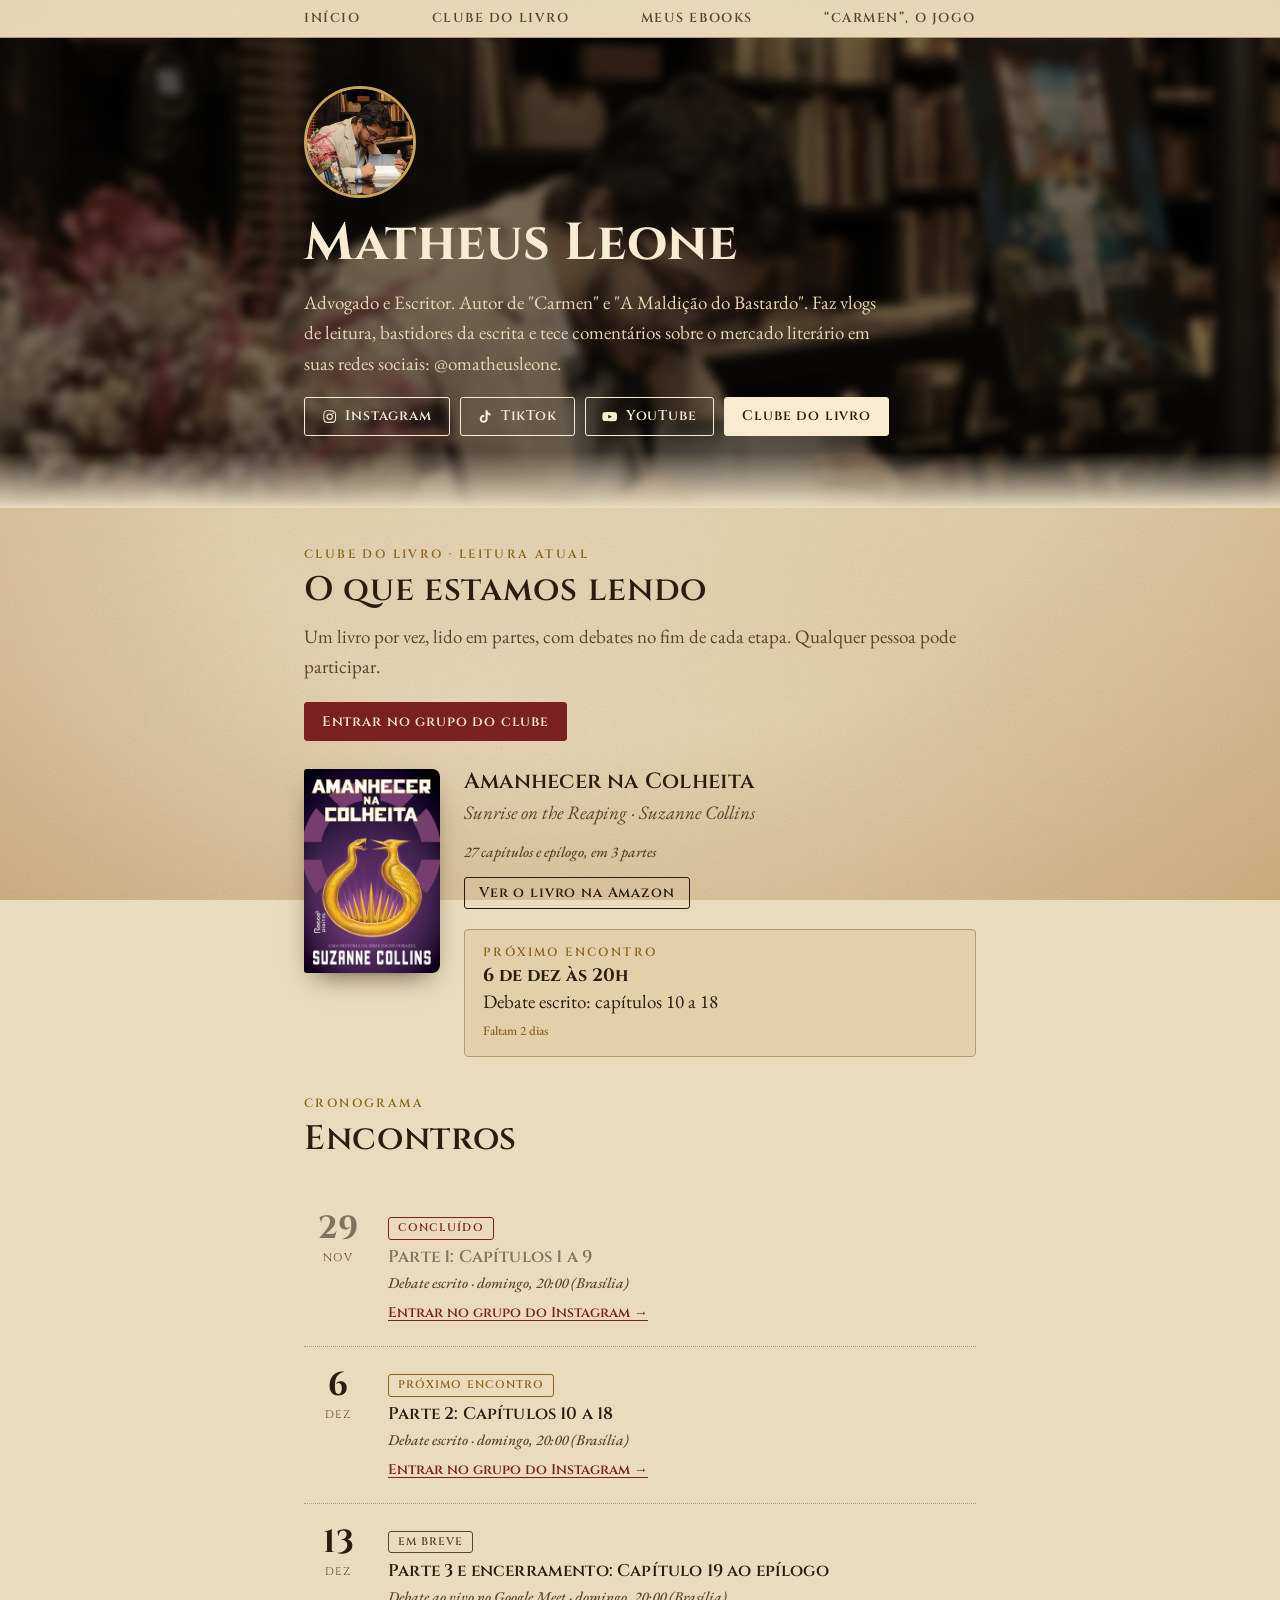
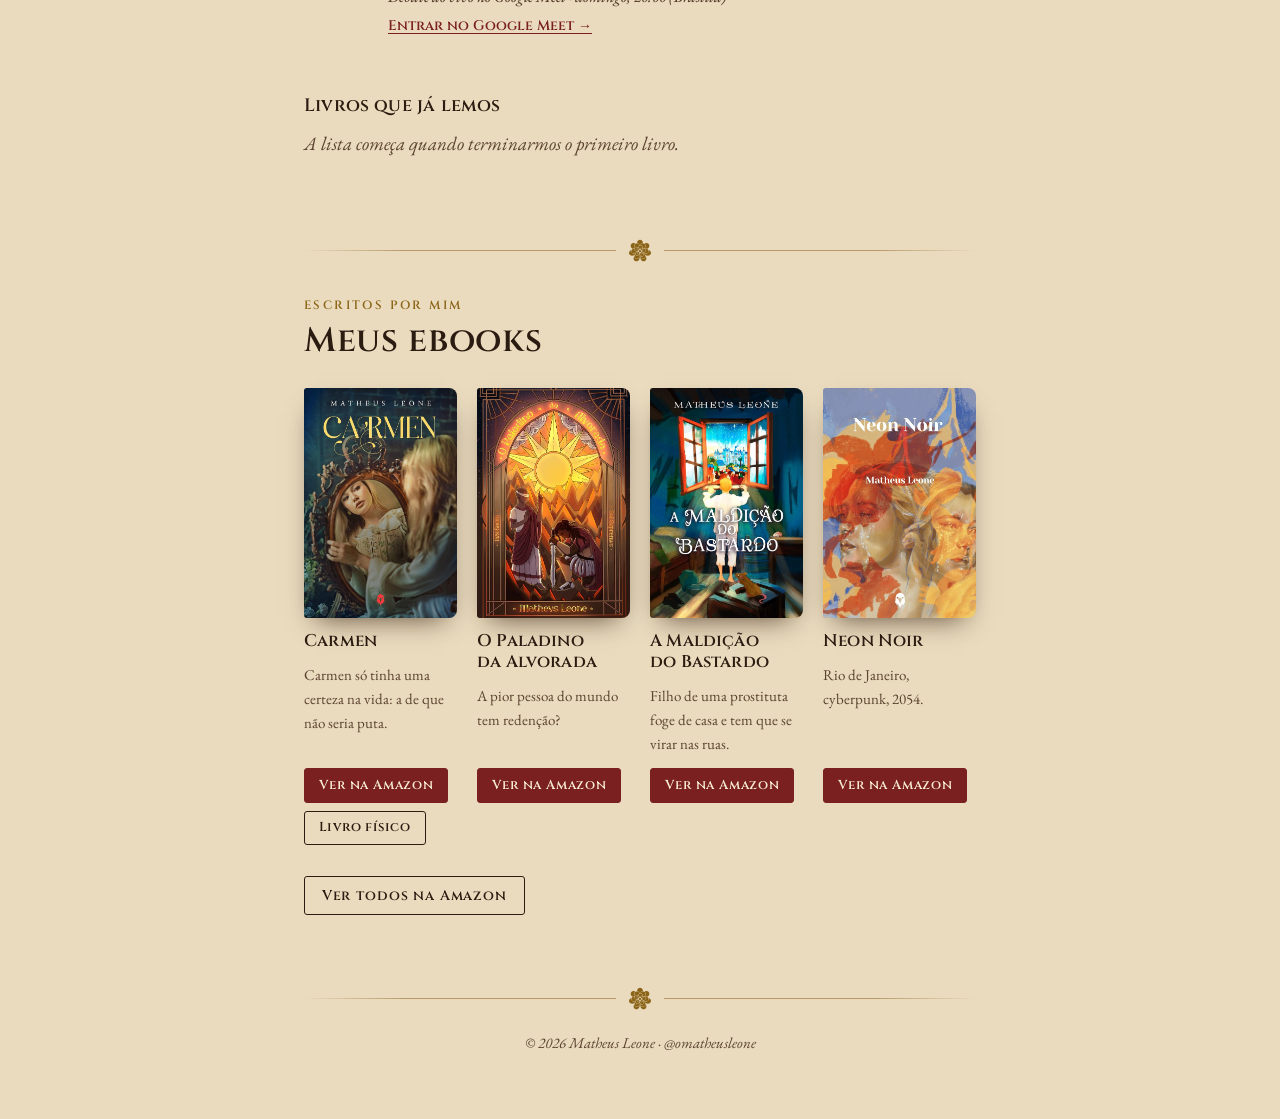
<file: index.html>
<!doctype html>
<html lang="pt-BR">
<head>
<meta charset="utf-8">
<meta name="viewport" content="width=device-width, initial-scale=1, viewport-fit=cover">
<title>Matheus Leone</title>
<meta name="description" content="Clube do livro, ebooks e links do Matheus Leone (@omatheusleone).">
<link rel="preconnect" href="https://fonts.googleapis.com">
<link rel="preconnect" href="https://fonts.gstatic.com" crossorigin>
<link rel="stylesheet" href="https://fonts.googleapis.com/css2?family=Cinzel:wght@500;600;700&family=EB+Garamond:ital,wght@0,400;0,500;0,600;1,400&display=swap">
<link rel="stylesheet" href="estilo.css">
</head>
<body>
<!--CONTEUDO-->
<div class="pergaminho" aria-hidden="true"></div>
<nav class="nav" aria-label="Seções">
  <ul>
    <li class="nav-inicio"><a href="#inicio">Início</a></li>
    <li><a href="#clube">Clube do livro</a></li>
    <li><a href="#ebooks-secao"><span class="so-pc">Meus </span>ebooks</a></li>
    <li><a href="#contato">Contato</a></li>
    <li><a href="carmen/">“Carmen”, o jogo</a></li>
  </ul>
</nav>

<header class="topo" id="inicio">
  <div class="topo-fundo" id="topo-fundo"></div>
  <div class="topo-conteudo">
    <div id="avatar"></div>
    <h1 id="nome"></h1>
    <p class="bio" id="bio"></p>
    <div class="redes" id="redes"></div>
  </div>
</header>

<main class="pagina">
  <section class="secao" id="clube">
    <p class="rotulo">Clube do livro · leitura atual</p>
    <h2>O que estamos lendo</h2>
    <p class="intro" id="clube-intro"></p>
    <div class="livro" id="livro"></div>

    <p class="rotulo" style="margin-top:2.5rem">Cronograma</p>
    <h2>Encontros</h2>
    <ol class="cronograma" id="cronograma"></ol>

    <div class="lidos">
      <h3>Livros que já lemos</h3>
      <div id="lidos"></div>
    </div>
  </section>

  <section class="secao" id="ebooks-secao">
    <p class="rotulo">Escritos por mim</p>
    <h2>Meus ebooks</h2>
    <div class="ebooks" id="ebooks"></div>
    <div class="cta-amazon" id="amazon"></div>
    <div class="ilustracoes" id="ilustracoes" hidden></div>
  </section>

  <section class="secao" id="contato">
    <p class="rotulo">Fale comigo</p>
    <h2>Contato</h2>
    <div class="contato" id="contato-conteudo"></div>
  </section>

  <footer>© <span id="ano"></span> Matheus Leone · @omatheusleone</footer>
</main>
<!--/CONTEUDO-->
<script src="metricas.js"></script>
<script src="dados.js"></script>
<script src="app.js"></script>
</body>
</html>
</file>
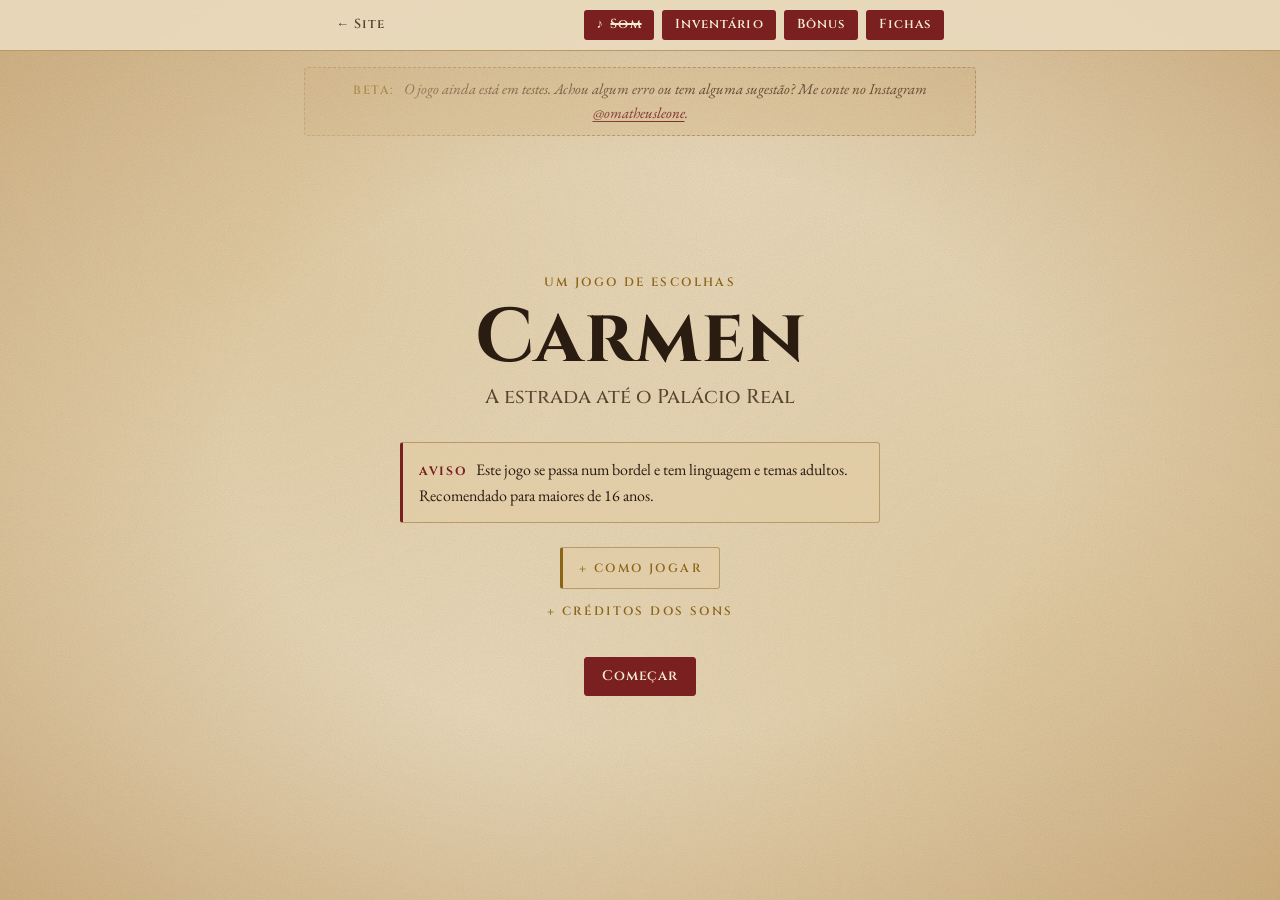
<file: carmen/index.html>
<!doctype html>
<html lang="pt-BR">
<head>
<meta charset="utf-8">
<meta name="viewport" content="width=device-width, initial-scale=1, viewport-fit=cover">
<title>Carmen · O jogo</title>
<meta name="description" content="Um jogo de escolhas baseado no livro Carmen, de Matheus Leone. Leve Carmen até o Palácio Real e ganhe desconto no livro.">
<link rel="preconnect" href="https://fonts.googleapis.com">
<link rel="preconnect" href="https://fonts.gstatic.com" crossorigin>
<link rel="stylesheet" href="https://fonts.googleapis.com/css2?family=Cinzel:wght@500;600;700&family=EB+Garamond:ital,wght@0,400;0,500;0,600;1,400&display=swap">
<link rel="stylesheet" href="../estilo.css">
<link rel="stylesheet" href="jogo.css">
<style>
  .beta { width: calc(100% - 2rem); max-width: 42rem; margin: 1rem auto 0; box-sizing: border-box; padding: .6rem 1rem; border: 1px dashed var(--linha); border-radius: 4px; text-align: center; font-style: italic; font-size: .9375rem; color: var(--tinta-suave); background: color-mix(in srgb, var(--papel-2) 70%, transparent); }
  .beta strong { font: 600 .75rem/1 var(--display); letter-spacing: .12em; text-transform: uppercase; font-style: normal; color: var(--acento); margin-right: .4rem; }
  .outra-versao { display: none; } /* versão completa ainda não publicada */
</style>
</head>
<body class="jogo">
<div class="pergaminho" aria-hidden="true"></div>
<header class="barra">
  <div class="barra-dentro">
    <a class="voltar" href="../" aria-label="Voltar ao site">← <span class="voltar-txt">Site</span></a>
    <span class="rotulo-arco" id="rotulo-arco" aria-live="polite"></span>
    <button class="botao-fichas" id="botao-bolsa" type="button" hidden>Inventário</button>
    <button class="botao-fichas" id="botao-bonus" type="button" hidden>Bônus</button>
    <button class="botao-fichas" id="botao-fichas" type="button">Fichas</button>
  </div>
</header>

<p class="beta" role="note"><strong>Beta:</strong> O jogo ainda está em testes. Achou algum erro ou tem alguma sugestão? Me conte no Instagram <a href="https://instagram.com/omatheusleone">@omatheusleone</a>.</p>

<main class="palco" id="palco"></main>

<dialog class="painel" id="painel-fichas" aria-labelledby="titulo-fichas">
  <div class="painel-dentro">
    <div class="painel-topo">
      <h2 id="titulo-fichas">Fichas</h2>
      <button class="botao" id="fechar-fichas" type="button">Fechar</button>
    </div>
    <p class="painel-dica">Novos personagens ganham ficha quando cruzam o caminho de Carmen. Leia com atenção: as pistas estão aqui.</p>
    <ul class="lista-fichas" id="lista-fichas"></ul>
  </div>
</dialog>

<dialog class="painel" id="painel-bolsa" aria-labelledby="titulo-bolsa">
  <div class="painel-dentro">
    <div class="painel-topo">
      <h2 id="titulo-bolsa">Inventário</h2>
      <button class="botao" id="fechar-bolsa" type="button">Fechar</button>
    </div>
    <p class="painel-dica">O que Carmen leva consigo. Alguns itens abrem escolhas extras mais adiante; elas aparecem marcadas com “Do inventário”.</p>
    <ul class="lista-atributos" id="lista-dinheiro"></ul>
    <ul class="lista-fichas" id="lista-bolsa"></ul>
  </div>
</dialog>

<dialog class="painel" id="painel-bonus" aria-labelledby="titulo-bonus">
  <div class="painel-dentro">
    <div class="painel-topo">
      <h2 id="titulo-bonus">Bônus</h2>
      <button class="botao" id="fechar-bonus" type="button">Fechar</button>
    </div>
    <p class="painel-dica">Algumas escolhas dão pontos de bônus. Com pontos suficientes, aparecem falas extras, marcadas com o atributo.</p>
    <ul class="lista-atributos" id="lista-atributos"></ul>
  </div>
</dialog>

<script src="../metricas.js"></script>
<script src="cenas.js"></script>
<script src="codigo.js"></script>
<script src="jogo.js"></script>
</body>
</html>
</file>
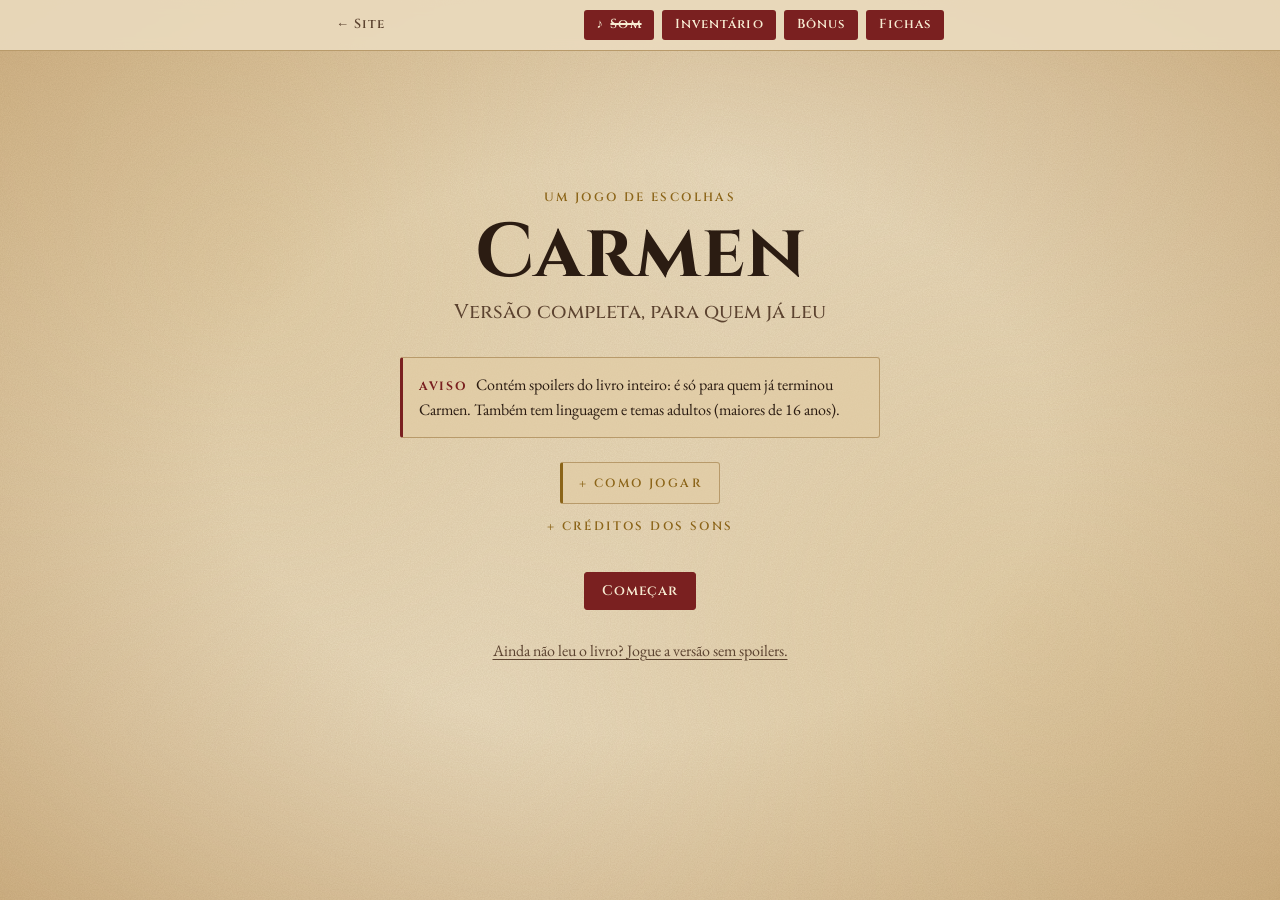
<file: carmen/completo.html>
<!doctype html>
<html lang="pt-BR">
<head>
<meta charset="utf-8">
<meta name="viewport" content="width=device-width, initial-scale=1, viewport-fit=cover">
<title>Carmen · Versão completa</title>
<meta name="description" content="Versão completa (com spoilers) do jogo de escolhas do livro Carmen, de Matheus Leone, para quem já terminou o livro.">
<link rel="preconnect" href="https://fonts.googleapis.com">
<link rel="preconnect" href="https://fonts.gstatic.com" crossorigin>
<link rel="stylesheet" href="https://fonts.googleapis.com/css2?family=Cinzel:wght@500;600;700&family=EB+Garamond:ital,wght@0,400;0,500;0,600;1,400&display=swap">
<link rel="stylesheet" href="../estilo.css">
<link rel="stylesheet" href="jogo.css">
</head>
<body class="jogo">
<div class="pergaminho" aria-hidden="true"></div>
<header class="barra">
  <div class="barra-dentro">
    <a class="voltar" href="../" aria-label="Voltar ao site">← <span class="voltar-txt">Site</span></a>
    <span class="rotulo-arco" id="rotulo-arco" aria-live="polite"></span>
    <button class="botao-fichas" id="botao-bolsa" type="button" hidden>Inventário</button>
    <button class="botao-fichas" id="botao-bonus" type="button" hidden>Bônus</button>
    <button class="botao-fichas" id="botao-fichas" type="button">Fichas</button>
  </div>
</header>

<main class="palco" id="palco"></main>

<dialog class="painel" id="painel-fichas" aria-labelledby="titulo-fichas">
  <div class="painel-dentro">
    <div class="painel-topo">
      <h2 id="titulo-fichas">Fichas</h2>
      <button class="botao" id="fechar-fichas" type="button">Fechar</button>
    </div>
    <p class="painel-dica">Novos personagens ganham ficha quando cruzam o caminho de Carmen. Leia com atenção: as pistas estão aqui.</p>
    <ul class="lista-fichas" id="lista-fichas"></ul>
  </div>
</dialog>

<dialog class="painel" id="painel-bolsa" aria-labelledby="titulo-bolsa">
  <div class="painel-dentro">
    <div class="painel-topo">
      <h2 id="titulo-bolsa">Inventário</h2>
      <button class="botao" id="fechar-bolsa" type="button">Fechar</button>
    </div>
    <p class="painel-dica">O que Carmen leva consigo. Alguns itens abrem escolhas extras mais adiante; elas aparecem marcadas com “Do inventário”.</p>
    <ul class="lista-atributos" id="lista-dinheiro"></ul>
    <ul class="lista-fichas" id="lista-bolsa"></ul>
  </div>
</dialog>

<dialog class="painel" id="painel-bonus" aria-labelledby="titulo-bonus">
  <div class="painel-dentro">
    <div class="painel-topo">
      <h2 id="titulo-bonus">Bônus</h2>
      <button class="botao" id="fechar-bonus" type="button">Fechar</button>
    </div>
    <p class="painel-dica">Algumas escolhas dão pontos de bônus. Com pontos suficientes, aparecem falas extras, marcadas com o atributo.</p>
    <ul class="lista-atributos" id="lista-atributos"></ul>
  </div>
</dialog>

<script src="cenas-completo.js"></script>
<script src="codigo.js"></script>
<script src="jogo.js"></script>
</body>
</html>
</file>
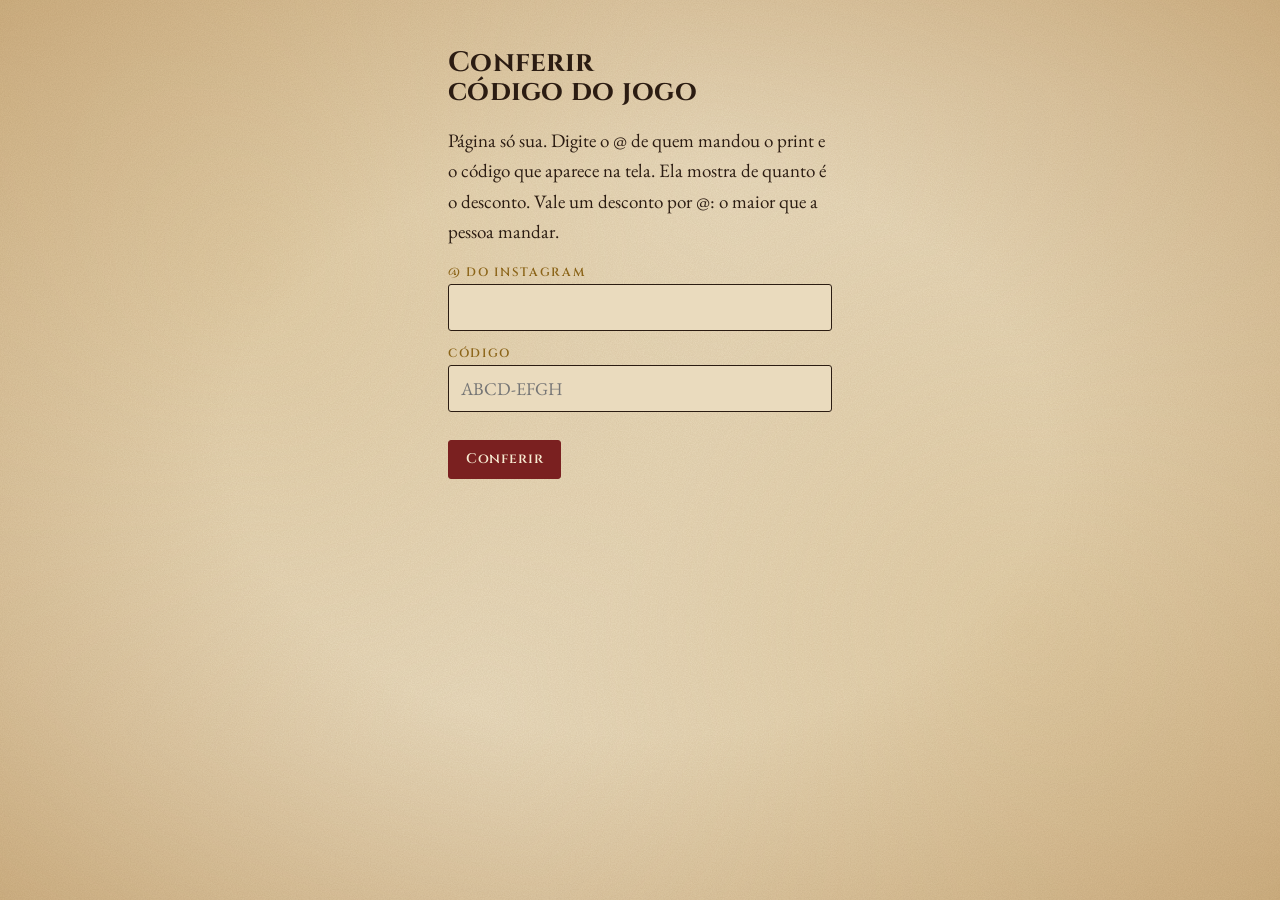
<file: carmen/conferir.html>
<!doctype html>
<html lang="pt-BR">
<head>
<meta charset="utf-8">
<meta name="viewport" content="width=device-width, initial-scale=1">
<meta name="robots" content="noindex, nofollow">
<title>Conferir código</title>
<link rel="stylesheet" href="https://fonts.googleapis.com/css2?family=Cinzel:wght@600;700&family=EB+Garamond:ital,wght@0,400;0,600;1,400&display=swap">
<link rel="stylesheet" href="../estilo.css">
<link rel="stylesheet" href="jogo.css">
<style>
  .caixa { max-width: 26rem; margin: 0 auto; padding: 3rem 16px; position: relative; z-index: 1; }
  .caixa h1 { font-size: 1.75rem; margin-bottom: .5rem; }
  .campo { display: grid; gap: .35rem; margin-top: 1rem; }
  .campo label { font: 600 .75rem/1 var(--display); letter-spacing: .14em; text-transform: uppercase; color: var(--acento); }
  .campo input { font: 400 1.125rem/1 var(--texto); padding: .7rem .75rem; border: 1.5px solid var(--tinta); border-radius: 3px; background: var(--papel); color: var(--tinta); }
  .veredito { margin-top: 1.5rem; padding: 1rem; border-radius: 4px; border: 2px solid; font: 600 1.125rem/1.4 var(--display); text-align: center; }
  .ok { border-color: #3D6B2F; color: #3D6B2F; }
  .nao { border-color: var(--verde); color: var(--verde); }
</style>
</head>
<body>
<div class="pergaminho" aria-hidden="true"></div>
<main class="caixa">
  <h1>Conferir código do jogo</h1>
  <p>Página só sua. Digite o @ de quem mandou o print e o código que aparece na tela. Ela mostra de quanto é o desconto. Vale um desconto por @: o maior que a pessoa mandar.</p>
  <form id="f">
    <div class="campo"><label for="a">@ do Instagram</label><input id="a" autocapitalize="none" spellcheck="false" required></div>
    <div class="campo"><label for="c">Código</label><input id="c" autocapitalize="characters" spellcheck="false" required placeholder="ABCD-EFGH"></div>
    <div class="acoes"><button class="botao principal" type="submit">Conferir</button></div>
  </form>
  <div id="r" aria-live="polite"></div>
</main>
<script src="codigo.js"></script>
<script>
document.getElementById("f").addEventListener("submit", function (e) {
  e.preventDefault();
  var a = document.getElementById("a").value, c = document.getElementById("c").value.trim().toUpperCase().replace(/\s/g, "");
  if (c.length === 8) c = c.slice(0, 4) + "-" + c.slice(4);
  var v = CODIGO.valido(a) ? CODIGO.valorDe(a, c) : 0;
  var ok = v > 0;
  document.getElementById("r").innerHTML = ok
    ? '<div class="veredito ok">Código válido para @' + CODIGO.normalizar(a) + '<br>Desconto de R$ ' + v + '</div>'
    : '<div class="veredito nao">Não confere. O código de @' + CODIGO.normalizar(a).replace(/[<>&"]/g, "") + ' seria outro.</div>';
});
</script>
</body>
</html>
</file>
<file: estilo.css>
/* Layout: coluna única como uma página de manuscrito; tema de época (pergaminho, tinta sépia, vermelho-sangue e ouro velho). */
:root {
  --papel: #EADBBE;
  --papel-2: #E1CCA4;
  --papel-borda: #B98F55;
  --tinta: #2B1C12;
  --tinta-suave: #5C4330;
  --linha: #B89A6A;
  --verde: #7A2020;          /* cor principal: vermelho-sangue */
  --verde-texto: #F7EBD2;
  --acento: #8B6418;         /* ouro velho */
  --capa-fundo: #3A2418;
  --capa-texto: #F2E1BC;
  --topo-texto: #F7EBD2;
  --topo-suave: #E6D5B3;
  --topo-escuro: #2B1C12;
  --grao: .18;
  --display: "Cinzel", "Trajan Pro", Georgia, serif;
  --texto: "EB Garamond", Garamond, Georgia, "Times New Roman", serif;
  --mono: "EB Garamond", Garamond, Georgia, serif;
  color-scheme: light;
}
@media (prefers-color-scheme: dark) {
  :root:not([data-theme="light"]) {
    --papel: #1D150F; --papel-2: #2A1F16; --papel-borda: #0E0907; --tinta: #EADBBE; --tinta-suave: #C2AA86;
    --linha: #5A4632; --verde: #D9A85B; --verde-texto: #1D150F; --acento: #D9A85B;
    --capa-fundo: #3A2418; --capa-texto: #F2E1BC; --grao: .28; color-scheme: dark;
  }
}
:root[data-theme="dark"] {
  --papel: #1D150F; --papel-2: #2A1F16; --papel-borda: #0E0907; --tinta: #EADBBE; --tinta-suave: #C2AA86;
  --linha: #5A4632; --verde: #D9A85B; --verde-texto: #1D150F; --acento: #D9A85B;
  --capa-fundo: #3A2418; --capa-texto: #F2E1BC; --grao: .28; color-scheme: dark;
}

* { box-sizing: border-box; }
html { scroll-behavior: smooth; }
@media (prefers-reduced-motion: reduce) { html { scroll-behavior: auto; } }
body {
  margin: 0;
  background: var(--papel);
  color: var(--tinta);
  font: 400 1.0625rem/1.65 var(--texto);
}
a { color: var(--verde); text-underline-offset: 3px; }
a:focus-visible, button:focus-visible, summary:focus-visible { outline: 2px solid var(--acento); outline-offset: 3px; border-radius: 4px; }
img { max-width: 100%; }

.pagina {
  max-width: 44rem;
  margin: 0 auto;
  padding-left: max(16px, env(safe-area-inset-left, 0px));
  padding-right: max(16px, env(safe-area-inset-right, 0px));
  padding-block: 0 4rem;
}

/* Navegação */
.nav {
  position: sticky; top: env(safe-area-inset-top, 0px); z-index: 5;
  background: var(--papel);
  border-bottom: 1px solid var(--linha);
}
body::before { content: ""; position: fixed; inset: 0 0 auto; height: env(safe-area-inset-top, 0px); z-index: 10; background: var(--papel); }
.nav ul {
  list-style: none; margin: 0 auto; max-width: 44rem;
  display: flex; justify-content: space-between; gap: 1.25rem; overflow-x: auto;
  padding-left: max(16px, env(safe-area-inset-left, 0px));
  padding-right: max(16px, env(safe-area-inset-right, 0px));
  padding-block: .75rem;
  font: 600 .8125rem/1 var(--display); letter-spacing: .06em; text-transform: uppercase;
}
.nav a { color: var(--tinta-suave); text-decoration: none; white-space: nowrap; }
.nav a:hover { color: var(--tinta); }

/* Início: faixa com foto de fundo escurecida (mesma nos dois temas) */
.topo { position: relative; overflow: hidden; background: var(--capa-fundo); color: var(--topo-texto); }
.topo-fundo {
  position: absolute; inset: -24px; background-size: cover; background-position: center 35%;
  filter: blur(5px) brightness(.42) saturate(1.1);
}
.topo-conteudo {
  position: relative; max-width: 44rem; margin: 0 auto; display: grid; gap: 1.1rem;
  padding-left: max(16px, env(safe-area-inset-left, 0px));
  padding-right: max(16px, env(safe-area-inset-right, 0px));
  padding-block: 3rem 2.75rem;
}
.avatar {
  width: 7rem; height: 7rem; border-radius: 50%; object-fit: cover;
  display: grid; place-items: center; border: 3px solid var(--topo-texto);
  background: var(--capa-fundo); color: var(--capa-texto);
  font: 700 1.75rem/1 var(--display);
  box-shadow: 0 8px 24px -10px rgba(0,0,0,.7);
}
.topo .bio { color: var(--topo-suave); }
.topo .botao { color: var(--topo-texto); border-color: var(--topo-texto); }
.topo .botao:hover { background: rgba(255,255,255,.12); }
.topo .botao.principal { background: var(--topo-texto); border-color: var(--topo-texto); color: var(--topo-escuro); }
.topo .botao.principal:hover { filter: none; background: #FFFFFF; }
.pagina > section.secao:first-child { border-top: 0; }

h1, h2, h3 { font-family: var(--display); text-wrap: balance; margin: 0; }
h1 { font-size: clamp(2.25rem, 7vw, 3.25rem); line-height: 1.02; letter-spacing: -.02em; font-weight: 800; }
.bio { margin: 0; max-width: 36rem; color: var(--tinta-suave); }
.redes { display: flex; flex-wrap: wrap; gap: .625rem; }
.botao {
  display: inline-flex; align-items: center; gap: .5rem;
  padding: .625rem 1rem; border-radius: 999px;
  font: 600 .9375rem/1 var(--display); text-decoration: none;
  border: 1.5px solid var(--tinta); color: var(--tinta); background: transparent;
}
.botao:hover { background: var(--papel-2); }
.botao.principal { background: var(--verde); border-color: var(--verde); color: var(--verde-texto); }
.botao.principal:hover { filter: brightness(1.08); }
.botao svg { width: 1.1em; height: 1.1em; fill: currentColor; }

/* Seções */
section.secao { padding-block: 2.5rem; border-top: 1px solid var(--linha); scroll-margin-top: 3.5rem; }
.rotulo { font: 500 .75rem/1 var(--mono); letter-spacing: .12em; text-transform: uppercase; color: var(--acento); margin: 0 0 .75rem; }
h2 { font-size: clamp(1.625rem, 4.5vw, 2.125rem); line-height: 1.1; letter-spacing: -.01em; font-weight: 700; }
.secao > p.intro { color: var(--tinta-suave); margin: .75rem 0 0; }

.cta-grupo { margin: 1.25rem 0 0; }

/* Livro atual */
.livro { display: grid; grid-template-columns: 8.5rem 1fr; gap: 1.5rem; align-items: start; margin-top: 1.75rem; }
.livro > div { min-width: 0; }
.capa {
  aspect-ratio: 2 / 3; width: 100%; max-width: 100%; border-radius: 3px 8px 8px 3px;
  background: var(--capa-fundo); color: var(--capa-texto);
  box-shadow: inset 6px 0 0 rgba(0,0,0,.18), 0 10px 24px -14px rgba(0,0,0,.6);
  display: flex; flex-direction: column; justify-content: space-between;
  padding: .875rem .75rem; overflow: hidden;
}
.capa-link { display: block; border-radius: 3px 8px 8px 3px; transition: transform .2s ease; }
.capa-link:hover { transform: translateY(-3px) rotate(-1deg); }
@media (prefers-reduced-motion: reduce) { .capa-link, .capa-link:hover { transition: none; transform: none; } }
.ebook .capa-link { max-width: 10rem; }
img.capa { object-fit: cover; padding: 0; }
.capa .t { font: 800 1.05rem/1.05 var(--display); text-wrap: balance; overflow-wrap: anywhere; hyphens: auto; }
.capa .a { font: 500 .625rem/1.2 var(--mono); letter-spacing: .1em; text-transform: uppercase; opacity: .8; }
.livro h3 { font-size: 1.5rem; line-height: 1.15; }
.livro .orig { color: var(--tinta-suave); font-style: italic; margin: .25rem 0 0; }
.livro .comprar { margin: .875rem 0 0; }
.livro .comprar .botao { padding: .5rem .875rem; font-size: .875rem; }
.livro .meta { font: 500 .8125rem/1.4 var(--mono); color: var(--tinta-suave); margin: .75rem 0 0; }

.proximo {
  margin-top: 1.25rem; padding: 1rem 1.125rem; border-radius: 10px;
  background: var(--papel-2); border: 1px solid var(--linha);
}
.proximo .quando { font: 700 1.125rem/1.3 var(--display); }
.proximo .falta { font: 500 .8125rem/1.4 var(--mono); color: var(--acento); margin-top: .25rem; }

/* Cronograma */
.cronograma { list-style: none; margin: 2rem 0 0; padding: 0; display: grid; gap: 0; }
.encontro { display: grid; grid-template-columns: 4.25rem 1fr; gap: 1rem; padding-block: 1.25rem; border-top: 1px dashed var(--linha); }
.encontro:first-child { border-top: 0; }
.encontro > div { min-width: 0; }
.dia { text-align: center; font-family: var(--mono); line-height: 1; padding-top: .2rem; }
.dia b { display: block; font: 700 2rem/1 var(--display); }
.dia span { font-size: .75rem; letter-spacing: .1em; text-transform: uppercase; color: var(--tinta-suave); }
.encontro h3 { font-size: 1.1875rem; line-height: 1.25; }
.encontro .detalhe { font: 500 .8125rem/1.5 var(--mono); color: var(--tinta-suave); margin: .3rem 0 0; }
.selo { display: inline-block; margin-bottom: .4rem; padding: .2rem .55rem; border-radius: 999px; font: 600 .6875rem/1.3 var(--mono); letter-spacing: .08em; text-transform: uppercase; border: 1px solid currentColor; }
.selo.proximo-selo { color: var(--acento); }
.selo.breve { color: var(--tinta-suave); }
.selo.feito { color: var(--verde); }
.encontro.passado h3, .encontro.passado .dia b { opacity: .55; }

details { margin-top: .75rem; }
summary { cursor: pointer; font: 600 .9375rem/1.4 var(--display); color: var(--verde); list-style: none; }
summary::-webkit-details-marker { display: none; }
summary::before { content: "+ "; font-family: var(--mono); }
details[open] summary::before { content: "− "; }
details ol { margin: .75rem 0 0; padding-left: 1.25rem; display: grid; gap: .5rem; }
details li::marker { font-family: var(--mono); color: var(--acento); }
.link-encontro { display: inline-block; margin-top: .5rem; font: 600 .875rem/1.4 var(--display); }

/* Lidos */
.lidos { margin-top: 2rem; }
.lidos h3 { font-size: 1.125rem; }
.lidos ul { list-style: none; margin: .75rem 0 0; padding: 0; }
.lidos li { display: flex; flex-wrap: wrap; justify-content: space-between; gap: .25rem 1rem; padding-block: .6rem; border-bottom: 1px solid var(--linha); }
.lidos li span { font: 500 .8125rem/1.6 var(--mono); color: var(--tinta-suave); }
.vazio { color: var(--tinta-suave); font-style: italic; margin: .5rem 0 0; }

/* Ebooks */
.ebooks { display: grid; grid-template-columns: repeat(auto-fill, minmax(min(100%, 9rem), 1fr)); gap: 1.75rem 1.25rem; margin-top: 1.75rem; }
.ebook { display: grid; gap: .75rem; align-content: start; }
.ebook .capa { max-width: 10rem; }
.ebook h3 { font-size: 1.0625rem; line-height: 1.25; }
.ebook p { margin: 0; font-size: .9375rem; color: var(--tinta-suave); }
.ebook .botao { justify-self: start; }
.cta-amazon { margin-top: 1.5rem; }

/* Contato */
.contato { display: grid; gap: .75rem; margin-top: 1.25rem; }
.contato code { font: 500 1rem/1.4 var(--mono); user-select: all; word-break: break-all; }

footer { padding-block: 2rem 0; border-top: 1px solid var(--linha); font: 500 .75rem/1.6 var(--mono); color: var(--tinta-suave); }

@media (max-width: 30rem) {
  .livro { grid-template-columns: 6.5rem 1fr; gap: 1rem; }
  .livro h3 { font-size: 1.25rem; }
  .livro .capa .t { font-size: .8125rem; }
  .encontro { grid-template-columns: 3.25rem 1fr; gap: .75rem; }
  .dia b { font-size: 1.625rem; }
}

/* ===== Tema de época: pergaminho na página inteira ===== */
body { background-color: var(--papel); font-size: 1.1875rem; line-height: 1.6; }
.pergaminho {
  position: fixed; inset: 0; pointer-events: none; z-index: 0;
  background-image:
    radial-gradient(ellipse at center, transparent 45%, color-mix(in srgb, var(--papel-borda) 55%, transparent) 100%),
    radial-gradient(circle at 20% 30%, color-mix(in srgb, var(--papel-2) 80%, transparent) 0, transparent 40%),
    radial-gradient(circle at 80% 70%, color-mix(in srgb, var(--papel-2) 80%, transparent) 0, transparent 45%);
}
body::after {
  content: ""; position: fixed; inset: 0; pointer-events: none; z-index: 0; opacity: var(--grao); mix-blend-mode: multiply;
  background-image: url("data:image/svg+xml,%3Csvg xmlns='http://www.w3.org/2000/svg' width='240' height='240'%3E%3Cfilter id='n'%3E%3CfeTurbulence type='fractalNoise' baseFrequency='.85' numOctaves='3' stitchTiles='stitch'/%3E%3CfeColorMatrix values='0 0 0 0 .35 0 0 0 0 .25 0 0 0 0 .12 0 0 0 .9 0'/%3E%3C/filter%3E%3Crect width='100%25' height='100%25' filter='url(%23n)'/%3E%3C/svg%3E");
}
.nav, .topo, .pagina { position: relative; z-index: 1; }
.nav { position: sticky; z-index: 5; background: color-mix(in srgb, var(--papel) 88%, transparent); backdrop-filter: blur(6px); -webkit-backdrop-filter: blur(6px); }
.nav ul { font-family: var(--display); font-weight: 600; letter-spacing: .12em; }
body::before { background: var(--papel); }

/* Banner: foto em sépia que se dissolve no pergaminho */
.topo-fundo { filter: blur(5px) brightness(.45) sepia(.55) saturate(1.1); }
.topo::after { content: ""; position: absolute; inset: auto 0 0; height: 3.5rem; background: linear-gradient(to bottom, transparent, var(--papel)); pointer-events: none; }
.topo-conteudo { padding-block: 3rem 4.5rem; }
.avatar { border-color: #C9A35A; }

h1 { font-weight: 700; letter-spacing: .01em; line-height: 1.05; }
h2 { font-weight: 600; letter-spacing: .02em; }
h3 { font-weight: 600; letter-spacing: .01em; }
.livro h3 { font-size: 1.375rem; }
.encontro h3 { font-size: 1.0625rem; }
.rotulo { font: 600 .75rem/1 var(--display); letter-spacing: .2em; }
.botao { border-radius: 3px; font: 600 .875rem/1 var(--display); letter-spacing: .06em; padding: .7rem 1.05rem; }
.topo .botao.principal:hover { background: #FFF6E2; }

/* Divisor ornamental entre seções: camélia */
:root { --ornamento: url("data:image/svg+xml,%3Csvg xmlns='http://www.w3.org/2000/svg' viewBox='23.5 3.5 33 33' stroke-linejoin='round'%3E%3Cpath d='M40.00 20.00 C33.37 8.96 36.05 5.12 40.00 4.60 C43.95 5.12 46.63 8.96 40.00 20.00 Z' fill='%238B6418' stroke='%23EADBBE' stroke-width='1' paint-order='stroke'/%3E%3Cpath d='M40.00 20.00 C44.50 7.93 49.17 7.63 52.04 10.40 C54.10 13.81 52.77 18.30 40.00 20.00 Z' fill='%238B6418' stroke='%23EADBBE' stroke-width='1' paint-order='stroke'/%3E%3Cpath d='M40.00 20.00 C52.24 15.99 55.39 19.46 55.01 23.43 C53.63 27.17 49.29 28.92 40.00 20.00 Z' fill='%238B6418' stroke='%23EADBBE' stroke-width='1' paint-order='stroke'/%3E%3Cpath d='M40.00 20.00 C50.77 27.07 50.02 31.69 46.68 33.87 C42.89 35.13 38.81 32.83 40.00 20.00 Z' fill='%238B6418' stroke='%23EADBBE' stroke-width='1' paint-order='stroke'/%3E%3Cpath d='M40.00 20.00 C41.19 32.83 37.11 35.13 33.32 33.87 C29.98 31.69 29.23 27.07 40.00 20.00 Z' fill='%238B6418' stroke='%23EADBBE' stroke-width='1' paint-order='stroke'/%3E%3Cpath d='M40.00 20.00 C30.71 28.92 26.37 27.17 24.99 23.43 C24.61 19.46 27.76 15.99 40.00 20.00 Z' fill='%238B6418' stroke='%23EADBBE' stroke-width='1' paint-order='stroke'/%3E%3Cpath d='M40.00 20.00 C27.23 18.30 25.90 13.81 27.96 10.40 C30.83 7.63 35.50 7.93 40.00 20.00 Z' fill='%238B6418' stroke='%23EADBBE' stroke-width='1' paint-order='stroke'/%3E%3Cpath d='M40.00 20.00 C39.31 10.36 42.72 8.78 45.77 10.00 C48.36 12.03 48.69 15.78 40.00 20.00 Z' fill='%238B6418' stroke='%23EADBBE' stroke-width='1' paint-order='stroke'/%3E%3Cpath d='M40.00 20.00 C48.00 14.58 51.08 16.75 51.55 20.00 C51.08 23.25 48.00 25.42 40.00 20.00 Z' fill='%238B6418' stroke='%23EADBBE' stroke-width='1' paint-order='stroke'/%3E%3Cpath d='M40.00 20.00 C48.69 24.22 48.36 27.97 45.77 30.00 C42.72 31.22 39.31 29.64 40.00 20.00 Z' fill='%238B6418' stroke='%23EADBBE' stroke-width='1' paint-order='stroke'/%3E%3Cpath d='M40.00 20.00 C40.69 29.64 37.28 31.22 34.23 30.00 C31.64 27.97 31.31 24.22 40.00 20.00 Z' fill='%238B6418' stroke='%23EADBBE' stroke-width='1' paint-order='stroke'/%3E%3Cpath d='M40.00 20.00 C32.00 25.42 28.92 23.25 28.45 20.00 C28.92 16.75 32.00 14.58 40.00 20.00 Z' fill='%238B6418' stroke='%23EADBBE' stroke-width='1' paint-order='stroke'/%3E%3Cpath d='M40.00 20.00 C31.31 15.78 31.64 12.03 34.22 10.00 C37.28 8.78 40.69 10.36 40.00 20.00 Z' fill='%238B6418' stroke='%23EADBBE' stroke-width='1' paint-order='stroke'/%3E%3Cpath d='M40.00 20.00 C36.71 14.47 38.58 12.43 41.07 12.37 C43.45 13.12 44.69 15.59 40.00 20.00 Z' fill='%238B6418' stroke='%23EADBBE' stroke-width='1' paint-order='stroke'/%3E%3Cpath d='M40.00 20.00 C44.25 15.16 46.76 16.31 47.58 18.66 C47.61 21.15 45.65 23.10 40.00 20.00 Z' fill='%238B6418' stroke='%23EADBBE' stroke-width='1' paint-order='stroke'/%3E%3Cpath d='M40.00 20.00 C45.92 22.54 45.59 25.29 43.61 26.80 C41.26 27.60 38.80 26.33 40.00 20.00 Z' fill='%238B6418' stroke='%23EADBBE' stroke-width='1' paint-order='stroke'/%3E%3Cpath d='M40.00 20.00 C39.41 26.41 36.70 26.96 34.65 25.54 C33.16 23.54 33.61 20.81 40.00 20.00 Z' fill='%238B6418' stroke='%23EADBBE' stroke-width='1' paint-order='stroke'/%3E%3Cpath d='M40.00 20.00 C33.72 21.42 32.36 19.01 33.08 16.62 C34.52 14.59 37.25 14.18 40.00 20.00 Z' fill='%238B6418' stroke='%23EADBBE' stroke-width='1' paint-order='stroke'/%3E%3Cpath d='M40.00 20.00 C39.90 16.14 41.78 15.74 43.27 16.73 C44.26 18.22 43.86 20.10 40.00 20.00 Z' fill='%238B6418' stroke='%23EADBBE' stroke-width='1' paint-order='stroke'/%3E%3Cpath d='M40.00 20.00 C43.86 19.90 44.26 21.78 43.27 23.27 C41.78 24.26 39.90 23.86 40.00 20.00 Z' fill='%238B6418' stroke='%23EADBBE' stroke-width='1' paint-order='stroke'/%3E%3Cpath d='M40.00 20.00 C40.10 23.86 38.22 24.26 36.73 23.27 C35.74 21.78 36.14 19.90 40.00 20.00 Z' fill='%238B6418' stroke='%23EADBBE' stroke-width='1' paint-order='stroke'/%3E%3Cpath d='M40.00 20.00 C36.14 20.10 35.74 18.22 36.73 16.73 C38.22 15.74 40.10 16.14 40.00 20.00 Z' fill='%238B6418' stroke='%23EADBBE' stroke-width='1' paint-order='stroke'/%3E%3Ccircle cx='40' cy='20' r='2.2' fill='%238B6418' stroke='%23EADBBE' stroke-width='1'/%3E%3C/svg%3E"); }
@media (prefers-color-scheme: dark) { :root:not([data-theme="light"]) { --ornamento: url("data:image/svg+xml,%3Csvg xmlns='http://www.w3.org/2000/svg' viewBox='23.5 3.5 33 33' stroke-linejoin='round'%3E%3Cpath d='M40.00 20.00 C33.37 8.96 36.05 5.12 40.00 4.60 C43.95 5.12 46.63 8.96 40.00 20.00 Z' fill='%23D9A85B' stroke='%231D150F' stroke-width='1' paint-order='stroke'/%3E%3Cpath d='M40.00 20.00 C44.50 7.93 49.17 7.63 52.04 10.40 C54.10 13.81 52.77 18.30 40.00 20.00 Z' fill='%23D9A85B' stroke='%231D150F' stroke-width='1' paint-order='stroke'/%3E%3Cpath d='M40.00 20.00 C52.24 15.99 55.39 19.46 55.01 23.43 C53.63 27.17 49.29 28.92 40.00 20.00 Z' fill='%23D9A85B' stroke='%231D150F' stroke-width='1' paint-order='stroke'/%3E%3Cpath d='M40.00 20.00 C50.77 27.07 50.02 31.69 46.68 33.87 C42.89 35.13 38.81 32.83 40.00 20.00 Z' fill='%23D9A85B' stroke='%231D150F' stroke-width='1' paint-order='stroke'/%3E%3Cpath d='M40.00 20.00 C41.19 32.83 37.11 35.13 33.32 33.87 C29.98 31.69 29.23 27.07 40.00 20.00 Z' fill='%23D9A85B' stroke='%231D150F' stroke-width='1' paint-order='stroke'/%3E%3Cpath d='M40.00 20.00 C30.71 28.92 26.37 27.17 24.99 23.43 C24.61 19.46 27.76 15.99 40.00 20.00 Z' fill='%23D9A85B' stroke='%231D150F' stroke-width='1' paint-order='stroke'/%3E%3Cpath d='M40.00 20.00 C27.23 18.30 25.90 13.81 27.96 10.40 C30.83 7.63 35.50 7.93 40.00 20.00 Z' fill='%23D9A85B' stroke='%231D150F' stroke-width='1' paint-order='stroke'/%3E%3Cpath d='M40.00 20.00 C39.31 10.36 42.72 8.78 45.77 10.00 C48.36 12.03 48.69 15.78 40.00 20.00 Z' fill='%23D9A85B' stroke='%231D150F' stroke-width='1' paint-order='stroke'/%3E%3Cpath d='M40.00 20.00 C48.00 14.58 51.08 16.75 51.55 20.00 C51.08 23.25 48.00 25.42 40.00 20.00 Z' fill='%23D9A85B' stroke='%231D150F' stroke-width='1' paint-order='stroke'/%3E%3Cpath d='M40.00 20.00 C48.69 24.22 48.36 27.97 45.77 30.00 C42.72 31.22 39.31 29.64 40.00 20.00 Z' fill='%23D9A85B' stroke='%231D150F' stroke-width='1' paint-order='stroke'/%3E%3Cpath d='M40.00 20.00 C40.69 29.64 37.28 31.22 34.23 30.00 C31.64 27.97 31.31 24.22 40.00 20.00 Z' fill='%23D9A85B' stroke='%231D150F' stroke-width='1' paint-order='stroke'/%3E%3Cpath d='M40.00 20.00 C32.00 25.42 28.92 23.25 28.45 20.00 C28.92 16.75 32.00 14.58 40.00 20.00 Z' fill='%23D9A85B' stroke='%231D150F' stroke-width='1' paint-order='stroke'/%3E%3Cpath d='M40.00 20.00 C31.31 15.78 31.64 12.03 34.22 10.00 C37.28 8.78 40.69 10.36 40.00 20.00 Z' fill='%23D9A85B' stroke='%231D150F' stroke-width='1' paint-order='stroke'/%3E%3Cpath d='M40.00 20.00 C36.71 14.47 38.58 12.43 41.07 12.37 C43.45 13.12 44.69 15.59 40.00 20.00 Z' fill='%23D9A85B' stroke='%231D150F' stroke-width='1' paint-order='stroke'/%3E%3Cpath d='M40.00 20.00 C44.25 15.16 46.76 16.31 47.58 18.66 C47.61 21.15 45.65 23.10 40.00 20.00 Z' fill='%23D9A85B' stroke='%231D150F' stroke-width='1' paint-order='stroke'/%3E%3Cpath d='M40.00 20.00 C45.92 22.54 45.59 25.29 43.61 26.80 C41.26 27.60 38.80 26.33 40.00 20.00 Z' fill='%23D9A85B' stroke='%231D150F' stroke-width='1' paint-order='stroke'/%3E%3Cpath d='M40.00 20.00 C39.41 26.41 36.70 26.96 34.65 25.54 C33.16 23.54 33.61 20.81 40.00 20.00 Z' fill='%23D9A85B' stroke='%231D150F' stroke-width='1' paint-order='stroke'/%3E%3Cpath d='M40.00 20.00 C33.72 21.42 32.36 19.01 33.08 16.62 C34.52 14.59 37.25 14.18 40.00 20.00 Z' fill='%23D9A85B' stroke='%231D150F' stroke-width='1' paint-order='stroke'/%3E%3Cpath d='M40.00 20.00 C39.90 16.14 41.78 15.74 43.27 16.73 C44.26 18.22 43.86 20.10 40.00 20.00 Z' fill='%23D9A85B' stroke='%231D150F' stroke-width='1' paint-order='stroke'/%3E%3Cpath d='M40.00 20.00 C43.86 19.90 44.26 21.78 43.27 23.27 C41.78 24.26 39.90 23.86 40.00 20.00 Z' fill='%23D9A85B' stroke='%231D150F' stroke-width='1' paint-order='stroke'/%3E%3Cpath d='M40.00 20.00 C40.10 23.86 38.22 24.26 36.73 23.27 C35.74 21.78 36.14 19.90 40.00 20.00 Z' fill='%23D9A85B' stroke='%231D150F' stroke-width='1' paint-order='stroke'/%3E%3Cpath d='M40.00 20.00 C36.14 20.10 35.74 18.22 36.73 16.73 C38.22 15.74 40.10 16.14 40.00 20.00 Z' fill='%23D9A85B' stroke='%231D150F' stroke-width='1' paint-order='stroke'/%3E%3Ccircle cx='40' cy='20' r='2.2' fill='%23D9A85B' stroke='%231D150F' stroke-width='1'/%3E%3C/svg%3E"); } }
:root[data-theme="dark"] { --ornamento: url("data:image/svg+xml,%3Csvg xmlns='http://www.w3.org/2000/svg' viewBox='23.5 3.5 33 33' stroke-linejoin='round'%3E%3Cpath d='M40.00 20.00 C33.37 8.96 36.05 5.12 40.00 4.60 C43.95 5.12 46.63 8.96 40.00 20.00 Z' fill='%23D9A85B' stroke='%231D150F' stroke-width='1' paint-order='stroke'/%3E%3Cpath d='M40.00 20.00 C44.50 7.93 49.17 7.63 52.04 10.40 C54.10 13.81 52.77 18.30 40.00 20.00 Z' fill='%23D9A85B' stroke='%231D150F' stroke-width='1' paint-order='stroke'/%3E%3Cpath d='M40.00 20.00 C52.24 15.99 55.39 19.46 55.01 23.43 C53.63 27.17 49.29 28.92 40.00 20.00 Z' fill='%23D9A85B' stroke='%231D150F' stroke-width='1' paint-order='stroke'/%3E%3Cpath d='M40.00 20.00 C50.77 27.07 50.02 31.69 46.68 33.87 C42.89 35.13 38.81 32.83 40.00 20.00 Z' fill='%23D9A85B' stroke='%231D150F' stroke-width='1' paint-order='stroke'/%3E%3Cpath d='M40.00 20.00 C41.19 32.83 37.11 35.13 33.32 33.87 C29.98 31.69 29.23 27.07 40.00 20.00 Z' fill='%23D9A85B' stroke='%231D150F' stroke-width='1' paint-order='stroke'/%3E%3Cpath d='M40.00 20.00 C30.71 28.92 26.37 27.17 24.99 23.43 C24.61 19.46 27.76 15.99 40.00 20.00 Z' fill='%23D9A85B' stroke='%231D150F' stroke-width='1' paint-order='stroke'/%3E%3Cpath d='M40.00 20.00 C27.23 18.30 25.90 13.81 27.96 10.40 C30.83 7.63 35.50 7.93 40.00 20.00 Z' fill='%23D9A85B' stroke='%231D150F' stroke-width='1' paint-order='stroke'/%3E%3Cpath d='M40.00 20.00 C39.31 10.36 42.72 8.78 45.77 10.00 C48.36 12.03 48.69 15.78 40.00 20.00 Z' fill='%23D9A85B' stroke='%231D150F' stroke-width='1' paint-order='stroke'/%3E%3Cpath d='M40.00 20.00 C48.00 14.58 51.08 16.75 51.55 20.00 C51.08 23.25 48.00 25.42 40.00 20.00 Z' fill='%23D9A85B' stroke='%231D150F' stroke-width='1' paint-order='stroke'/%3E%3Cpath d='M40.00 20.00 C48.69 24.22 48.36 27.97 45.77 30.00 C42.72 31.22 39.31 29.64 40.00 20.00 Z' fill='%23D9A85B' stroke='%231D150F' stroke-width='1' paint-order='stroke'/%3E%3Cpath d='M40.00 20.00 C40.69 29.64 37.28 31.22 34.23 30.00 C31.64 27.97 31.31 24.22 40.00 20.00 Z' fill='%23D9A85B' stroke='%231D150F' stroke-width='1' paint-order='stroke'/%3E%3Cpath d='M40.00 20.00 C32.00 25.42 28.92 23.25 28.45 20.00 C28.92 16.75 32.00 14.58 40.00 20.00 Z' fill='%23D9A85B' stroke='%231D150F' stroke-width='1' paint-order='stroke'/%3E%3Cpath d='M40.00 20.00 C31.31 15.78 31.64 12.03 34.22 10.00 C37.28 8.78 40.69 10.36 40.00 20.00 Z' fill='%23D9A85B' stroke='%231D150F' stroke-width='1' paint-order='stroke'/%3E%3Cpath d='M40.00 20.00 C36.71 14.47 38.58 12.43 41.07 12.37 C43.45 13.12 44.69 15.59 40.00 20.00 Z' fill='%23D9A85B' stroke='%231D150F' stroke-width='1' paint-order='stroke'/%3E%3Cpath d='M40.00 20.00 C44.25 15.16 46.76 16.31 47.58 18.66 C47.61 21.15 45.65 23.10 40.00 20.00 Z' fill='%23D9A85B' stroke='%231D150F' stroke-width='1' paint-order='stroke'/%3E%3Cpath d='M40.00 20.00 C45.92 22.54 45.59 25.29 43.61 26.80 C41.26 27.60 38.80 26.33 40.00 20.00 Z' fill='%23D9A85B' stroke='%231D150F' stroke-width='1' paint-order='stroke'/%3E%3Cpath d='M40.00 20.00 C39.41 26.41 36.70 26.96 34.65 25.54 C33.16 23.54 33.61 20.81 40.00 20.00 Z' fill='%23D9A85B' stroke='%231D150F' stroke-width='1' paint-order='stroke'/%3E%3Cpath d='M40.00 20.00 C33.72 21.42 32.36 19.01 33.08 16.62 C34.52 14.59 37.25 14.18 40.00 20.00 Z' fill='%23D9A85B' stroke='%231D150F' stroke-width='1' paint-order='stroke'/%3E%3Cpath d='M40.00 20.00 C39.90 16.14 41.78 15.74 43.27 16.73 C44.26 18.22 43.86 20.10 40.00 20.00 Z' fill='%23D9A85B' stroke='%231D150F' stroke-width='1' paint-order='stroke'/%3E%3Cpath d='M40.00 20.00 C43.86 19.90 44.26 21.78 43.27 23.27 C41.78 24.26 39.90 23.86 40.00 20.00 Z' fill='%23D9A85B' stroke='%231D150F' stroke-width='1' paint-order='stroke'/%3E%3Cpath d='M40.00 20.00 C40.10 23.86 38.22 24.26 36.73 23.27 C35.74 21.78 36.14 19.90 40.00 20.00 Z' fill='%23D9A85B' stroke='%231D150F' stroke-width='1' paint-order='stroke'/%3E%3Cpath d='M40.00 20.00 C36.14 20.10 35.74 18.22 36.73 16.73 C38.22 15.74 40.10 16.14 40.00 20.00 Z' fill='%23D9A85B' stroke='%231D150F' stroke-width='1' paint-order='stroke'/%3E%3Ccircle cx='40' cy='20' r='2.2' fill='%23D9A85B' stroke='%231D150F' stroke-width='1'/%3E%3C/svg%3E"); }
section.secao { border-top: 0; }
section.secao::before, footer::before {
  content: ""; display: block; height: 1.5rem; margin-bottom: 2.25rem;
  background: var(--ornamento) center / auto 100% no-repeat,
    linear-gradient(to right, transparent 0, var(--linha) 15%, var(--linha) calc(50% - 1.5rem), transparent calc(50% - 1.5rem), transparent calc(50% + 1.5rem), var(--linha) calc(50% + 1.5rem), var(--linha) 85%, transparent 100%) center / 100% 1px no-repeat;
}
.pagina > section.secao:first-child::before { display: none; }
footer { border-top: 0; text-align: center; font: 400 .9375rem/1.6 var(--texto); font-style: italic; }
footer::before { margin-bottom: 1.25rem; }

.proximo { background: color-mix(in srgb, var(--papel-2) 75%, transparent); border-color: var(--linha); border-radius: 4px; }
.proximo .quando { font-family: var(--display); }
.falta, .encontro .detalhe, .livro .meta, .lidos li span { font-style: italic; font-size: .9375rem; }
.selo { font: 600 .6875rem/1.3 var(--display); letter-spacing: .1em; border-radius: 3px; }
.dia b { font-family: var(--display); }
.dia span { font-family: var(--display); font-size: .6875rem; letter-spacing: .14em; }
.encontro { border-top-style: dotted; }
.capa { box-shadow: inset 6px 0 0 rgba(0,0,0,.18), 0 12px 26px -12px rgba(40,20,5,.75); }
.capa .t { font-family: var(--display); font-weight: 700; }
.ebook .botao { white-space: nowrap; font-size: .8125rem; padding: .6rem .85rem; }
.ebook { display: flex; flex-direction: column; gap: .75rem; }
.ebook .botao { margin-top: auto; align-self: flex-start; }

/* Ilustrações do livro */
.ilustracoes { margin-top: 2.5rem; }
.ilustracoes h3 { font-family: var(--display); font-size: 1.125rem; margin: 0 0 .35rem; }
.ilustracoes-texto, .ilustracoes-credito { margin: 0; font-style: italic; font-size: .9375rem; color: var(--tinta-suave); }
.ilustracoes-grade { display: grid; grid-template-columns: repeat(2, minmax(0, 1fr)); gap: 1.25rem; margin-top: 1.25rem; }
.ilustracao { display: block; padding: .4rem; border: 1px solid var(--linha); border-radius: 4px; background: color-mix(in srgb, var(--papel-2) 70%, transparent); box-shadow: 0 6px 18px rgba(40, 20, 5, .18); transition: transform .2s ease; }
.ilustracao:hover { transform: translateY(-2px); }
.ilustracao img { display: block; width: 100%; aspect-ratio: 2039 / 2894; object-fit: cover; border-radius: 2px; }
.ilustracoes-credito { margin-top: .75rem; }

/* Botões do ebook (Amazon + físico) alinhados embaixo */
.ebook-botoes { margin-top: auto; display: flex; flex-direction: column; align-items: flex-start; gap: .5rem; }
.ebook-botoes .botao { margin-top: 0; }
.tem-fisico .ebook-botoes { min-height: 5.25rem; } /* reserva espaço p/ 2 botões: os de Amazon ficam na mesma altura */

/* Menu no celular: sem "Início" (o topo já é o início), letras menores, tudo visível sem arrastar */
@media (max-width: 40rem) {
  .nav .nav-inicio, .nav .so-pc { display: none; }
  .nav ul { flex-wrap: wrap; justify-content: center; overflow: visible; gap: .35rem .9rem; font-size: .72rem; letter-spacing: .03em; padding-block: .7rem; padding-inline: 10px; }
}
</file>
<file: carmen/jogo.css>
/* Jogo da Carmen: usa as cores e fontes do site (../estilo.css) */
body.jogo { min-height: 100vh; min-height: 100dvh; }

.barra {
  position: sticky; top: 0; z-index: 5;
  background: color-mix(in srgb, var(--papel) 90%, transparent);
  backdrop-filter: blur(6px); -webkit-backdrop-filter: blur(6px);
  border-bottom: 1px solid var(--linha);
  padding-top: env(safe-area-inset-top, 0px);
}
.barra-dentro {
  max-width: 40rem; margin: 0 auto; display: flex; align-items: center; gap: .75rem;
  padding: .6rem max(16px, env(safe-area-inset-right, 0px)) .6rem max(16px, env(safe-area-inset-left, 0px));
}
.voltar { font: 600 .8125rem/1 var(--display); letter-spacing: .08em; text-decoration: none; color: var(--tinta-suave); white-space: nowrap; }
.rotulo-arco { flex: 1; min-width: 0; text-align: center; font: 600 .75rem/1.2 var(--display); letter-spacing: .14em; text-transform: uppercase; color: var(--acento); overflow: hidden; text-overflow: ellipsis; white-space: nowrap; }
.botao-fichas {
  font: 600 .8125rem/1 var(--display); letter-spacing: .08em; color: var(--verde-texto); background: var(--verde);
  border: 0; border-radius: 3px; padding: .55rem .8rem; cursor: pointer; display: inline-flex; gap: .4rem; align-items: center; white-space: nowrap;
}
.selo-nova {
  display: inline-grid; place-items: center; min-width: 1.25rem; height: 1.25rem; padding: 0 .35rem; border-radius: 999px;
  background: var(--acento); color: var(--papel); font: 700 .6875rem/1 var(--display); letter-spacing: .04em; text-transform: uppercase;
}
.botao-fichas .selo-nova { background: var(--verde-texto); color: var(--verde); }

.palco {
  position: relative; z-index: 1; max-width: 40rem; margin: 0 auto;
  padding: 2rem max(16px, env(safe-area-inset-right, 0px)) 4rem max(16px, env(safe-area-inset-left, 0px));
}
.tela h1 { font-size: clamp(3rem, 14vw, 4.75rem); line-height: 1; margin-top: .25rem; }
.tela h2 { font-size: clamp(1.75rem, 6vw, 2.375rem); line-height: 1.1; margin-bottom: 1.25rem; }
.tela h1:focus, .tela h2:focus, .tela .rotulo:focus { outline: none; }
.subtitulo { font: 500 1.25rem/1.3 var(--display); color: var(--tinta-suave); margin: .5rem 0 0; }
.inicio { padding-top: 12vh; text-align: center; }
.inicio .acoes { justify-content: center; }
.aviso {
  margin: 2rem auto 0; max-width: 30rem; padding: .875rem 1rem; text-align: left;
  border: 1px solid var(--linha); border-left: 3px solid var(--verde); border-radius: 3px;
  background: color-mix(in srgb, var(--papel-2) 70%, transparent); font-size: 1rem;
}
.aviso strong { font: 700 .75rem/1 var(--display); letter-spacing: .14em; text-transform: uppercase; color: var(--verde); margin-right: .35rem; }

.texto p { margin: 0 0 1rem; text-wrap: pretty; }
.texto p.fala { padding-left: .25rem; }
.texto em { font-style: italic; }
.epigrafe p { font-style: italic; font-size: 1.3125rem; line-height: 1.5; }

.acoes { display: flex; flex-wrap: wrap; gap: .75rem; margin-top: 1.75rem; }
.botao { cursor: pointer; }
button.botao { font-family: var(--display); }

.aviso-ficha { font-size: .9375rem; color: var(--acento); margin: -.5rem 0 1.25rem; font-style: italic; }

/* Encruzilhada */
.escolha { border: 0; padding: 0; margin: 2rem 0 0; display: grid; gap: .75rem; }
.escolha legend {
  font: 700 .8125rem/1.3 var(--display); letter-spacing: .14em; text-transform: uppercase; color: var(--verde);
  margin-bottom: .875rem; padding: 0; display: flex; align-items: center; gap: .75rem; width: 100%;
}
.escolha legend::after { content: ""; flex: 1; height: 1px; background: var(--linha); }
.opcao {
  text-align: left; font: 400 1.0625rem/1.5 var(--texto); color: var(--tinta);
  background: color-mix(in srgb, var(--papel-2) 65%, transparent);
  border: 1px solid var(--linha); border-radius: 4px; padding: .875rem 1rem; cursor: pointer;
  transition: border-color .15s ease, background-color .15s ease, transform .15s ease;
}
.opcao:hover { border-color: var(--verde); background: var(--papel-2); transform: translateX(3px); }
@media (prefers-reduced-motion: reduce) { .opcao, .opcao:hover { transition: none; transform: none; } }

.escolhida {
  margin: 0 0 1.5rem; padding: .25rem 0 .25rem 1rem; border-left: 3px solid var(--acento);
  font-style: italic; color: var(--tinta-suave);
}
.derrota .rotulo { color: var(--verde); }
.selo-fim { font: 600 1rem/1.4 var(--display); letter-spacing: .06em; color: var(--verde); text-align: center; margin: 2rem 0 0; }
.selo-fim::before, .selo-fim::after { content: " ✝ "; color: var(--acento); }

/* Vitória */
.vitoria { text-align: center; }
.vitoria .texto { text-align: left; }
.vitoria .acoes { justify-content: center; }
.ornamento { font-size: 2.5rem; color: var(--acento); margin: 0; line-height: 1; }
.premio {
  margin: 2rem 0 0; padding: 1.5rem 1.25rem; border: 2px solid var(--acento); border-radius: 4px;
  outline: 1px solid var(--acento); outline-offset: 4px;
  background: color-mix(in srgb, var(--papel-2) 75%, transparent);
}
.premio p { margin: 0 0 .5rem; }
.premio-valor { font: 700 clamp(1.5rem, 6vw, 2rem)/1.15 var(--display); color: var(--verde); }
.codigo {
  font: 700 clamp(1.75rem, 9vw, 2.5rem)/1.1 var(--display); letter-spacing: .12em; color: var(--tinta);
  margin: 1rem 0 .5rem !important; user-select: all;
}
.premio-data, .premio-de { font-size: .9375rem; color: var(--tinta-suave); }
.premio-instrucao { font-style: italic; margin-top: 1rem !important; }
.form-arroba { display: grid; gap: .6rem; justify-items: center; margin-top: 1rem; }
.form-arroba label { font: 600 .75rem/1 var(--display); letter-spacing: .14em; text-transform: uppercase; color: var(--acento); }
.linha-arroba { display: flex; align-items: center; width: min(100%, 18rem); border: 1.5px solid var(--tinta); border-radius: 3px; background: var(--papel); }
.linha-arroba span { padding: 0 .25rem 0 .75rem; font-size: 1.125rem; color: var(--tinta-suave); }
.linha-arroba input { flex: 1; min-width: 0; border: 0; background: transparent; color: var(--tinta); font: 400 1.125rem/1 var(--texto); padding: .7rem .75rem .7rem 0; }
.linha-arroba input:focus { outline: none; }
.linha-arroba:focus-within { outline: 2px solid var(--acento); outline-offset: 2px; }
.erro { color: var(--verde); font-size: .9375rem; }

/* Painel de fichas */
.painel {
  border: 0; padding: 0; margin: 0 0 0 auto; height: 100%; max-height: 100%; width: min(100%, 28rem);
  background: var(--papel); color: var(--tinta); box-shadow: -12px 0 40px -12px rgba(0,0,0,.5);
}
.painel::backdrop { background: rgba(20, 10, 4, .45); }
.painel-dentro { padding: max(1rem, env(safe-area-inset-top, 0px)) 16px 2rem; }
.painel-topo { display: flex; align-items: center; justify-content: space-between; gap: 1rem; position: sticky; top: 0; background: var(--papel); padding-block: .5rem; z-index: 1; }
.painel-topo h2 { font-size: 1.5rem; }
.painel-dica { font-size: .9375rem; color: var(--tinta-suave); font-style: italic; margin: .5rem 0 1rem; }
.lista-fichas { list-style: none; margin: 0; padding: 0; display: grid; gap: .625rem; }
.ficha { border: 1px solid var(--linha); border-radius: 4px; padding: .75rem .875rem; background: color-mix(in srgb, var(--papel-2) 55%, transparent); }
.ficha details { margin: 0; }
.ficha summary { list-style: none; cursor: pointer; }
.ficha summary::before, .ficha details[open] summary::before { content: none; }
.ficha summary h3::after { content: "+"; margin-left: auto; font-family: var(--texto); color: var(--acento); }
.ficha details[open] summary h3::after { content: "−"; }
.ficha summary::-webkit-details-marker { display: none; }
.ficha h3 { font-size: 1.125rem; display: flex; align-items: center; gap: .5rem; }
.ficha .papel { margin: .15rem 0 0; font-size: .875rem; color: var(--acento); font-style: italic; }
.ficha details[open] summary { margin-bottom: .75rem; }
.ficha details p:not(.papel) { margin: 0 0 .6rem; font-size: 1rem; line-height: 1.5; }
.ficha.bloqueada { opacity: .55; border-style: dashed; }
.outra-versao { margin-top: 1.75rem; font-size: 1rem; }
.outra-versao a { color: var(--tinta-suave); }

/* Bolsa e desvios */
.botao-fichas + .botao-fichas { margin-left: -.25rem; }
.opcao-item { border-color: var(--acento); border-style: dashed; }
.marca-item { display: block; font: 600 .6875rem/1.2 var(--display); letter-spacing: .12em; text-transform: uppercase; color: var(--acento); margin-bottom: .3rem; }
.desvio > .rotulo { color: var(--acento); }
.conserto { font: 600 .8125rem/1.3 var(--display); letter-spacing: .1em; text-transform: uppercase; color: var(--acento); margin: 1.75rem 0 .75rem; }
.ficha.item h3 { margin-bottom: .4rem; }
.ficha.item p { margin: 0 0 .5rem; font-size: 1rem; line-height: 1.5; }
.placar { font: 600 1rem/1.4 var(--display); letter-spacing: .04em; color: var(--tinta-suave); margin: 1rem 0 0; }

/* Ilustrações do livro */
.ilustracao { margin: 0 0 1.5rem; }
.ilustracao img { display: block; width: auto; max-width: 100%; height: auto; max-height: 70vh; margin: 0 auto; border-radius: 4px; border: 1px solid var(--linha); box-shadow: 0 10px 30px -18px rgba(0,0,0,.6); }

/* Como jogar */
.como-jogar { width: fit-content; max-width: 100%; box-sizing: border-box; margin: 1.5rem auto 0; padding: .875rem 1rem; border: 1px solid var(--linha); border-left: 3px solid var(--acento); border-radius: 3px; background: color-mix(in srgb, var(--papel-2) 70%, transparent); }
.como-jogar .rotulo { margin: 0; }
.como-jogar summary { cursor: pointer; list-style: none; }
.como-jogar summary::-webkit-details-marker { display: none; }
.como-jogar summary::before { content: "+ "; }
.como-jogar[open] summary::before { content: "− "; }
.como-jogar[open] summary { margin-bottom: .5rem; }
.chamada p { font-style: italic; margin: 0 0 .35rem; }
.chamada { margin: 1.25rem 0; }
.como-jogar ul { margin: 0; padding-left: 1.1rem; text-align: left; }
.como-jogar li { margin: 0 0 .3rem; font-size: 1rem; line-height: 1.5; }

/* Fundo de cada arco: silhueta a bico de pena no pé da página */
body.jogo .pergaminho::after {
  content: ""; position: fixed; left: 0; right: 0; bottom: 0; height: 42vh; z-index: 0; pointer-events: none;
  background: no-repeat center bottom / cover; opacity: 0; transition: opacity .6s ease;
  -webkit-mask-image: linear-gradient(to top, #000 55%, transparent); mask-image: linear-gradient(to top, #000 55%, transparent);
}
body.jogo[data-cenario] .pergaminho::after { opacity: .1; }
body[data-cenario="serra-verde"] .pergaminho::after { background-image: url("img/cenarios/serra-verde.svg"); }
body[data-cenario="estrada"] .pergaminho::after { background-image: url("img/cenarios/estrada.svg"); }
body[data-cenario="pacentro"] .pergaminho::after { background-image: url("img/cenarios/pacentro.svg"); }
body[data-cenario="palacio"] .pergaminho::after { background-image: url("img/cenarios/palacio.svg"); }
body[data-cenario="empregada"] .pergaminho::after { background-image: url("img/cenarios/empregada.svg"); }
body[data-cenario="duelo"] .pergaminho::after { background-image: url("img/cenarios/duelo.svg"); }
body[data-cenario="confissoes"] .pergaminho::after { background-image: url("img/cenarios/confissoes.svg"); }
body[data-cenario="farsa"] .pergaminho::after { background-image: url("img/cenarios/farsa.svg"); }
@media (prefers-color-scheme: dark) { :root:not([data-theme="light"]) body.jogo .pergaminho::after { filter: invert(1) sepia(.6); } }
:root[data-theme="dark"] body.jogo .pergaminho::after { filter: invert(1) sepia(.6); }
@media (prefers-reduced-motion: reduce) { body.jogo .pergaminho::after { transition: none; } }

/* Retratos nas fichas */
.ficha-topo { display: flex; align-items: center; gap: .75rem; }
.ficha-topo > div { flex: 1; min-width: 0; }
.retrato { flex: none; width: 3.25rem; height: 3.25rem; border-radius: 50%; object-fit: cover; object-position: 50% 20%;
  border: 2px solid var(--acento); outline: 1px solid var(--acento); outline-offset: 2px; background: var(--papel-2); }
.medalhao { display: grid; place-items: center; font: 700 1.25rem/1 var(--display); color: var(--acento);
  background: radial-gradient(circle, var(--papel) 0 55%, var(--papel-2) 100%); }
.retrato-grande { display: block; width: 100%; max-width: 16rem; margin: 0 auto .9rem; border-radius: 4px; border: 1px solid var(--linha); background: var(--papel); }
img.retrato, .retrato-grande { background: #EADBBE; }

/* Atributos */
.aviso-ponto { font: 600 .8125rem/1.3 var(--display); letter-spacing: .08em; text-transform: uppercase; color: var(--acento); margin: -.25rem 0 1.25rem; }
.opcao-atributo { border-color: var(--verde); border-style: dashed; }
.lista-atributos { list-style: none; margin: 0 0 1.5rem; padding: 0; display: grid; gap: .5rem; }
.atributo { border: 1px solid var(--linha); border-radius: 4px; padding: .6rem .875rem; background: color-mix(in srgb, var(--papel-2) 55%, transparent); }
.atributo-topo { display: flex; align-items: center; justify-content: space-between; gap: .75rem; }
.atributo h3 { font-size: 1.0625rem; }
.atributo-valor { font: 700 1.25rem/1 var(--display); color: var(--verde); min-width: 2rem; text-align: right; }
.atributo p { margin: .25rem 0 0; font-size: .9375rem; line-height: 1.45; color: var(--tinta-suave); }
.subtitulo-painel { font: 600 .75rem/1 var(--display); letter-spacing: .14em; text-transform: uppercase; color: var(--acento); margin: 1rem 0 .6rem; }

/* Apresentação das personagens na tela do arco */
.apresenta { display: flex; justify-content: center; flex-wrap: wrap; gap: 1.25rem 2rem; margin: 1.5rem 0 .5rem; }
.apresenta-pessoa { display: flex; flex-direction: column; align-items: center; gap: .3rem; background: none; border: 0; padding: .25rem; cursor: pointer; color: inherit; font: inherit; border-radius: 6px; }
.apresenta-pessoa .retrato { width: 4.5rem; height: 4.5rem; font-size: 1.6rem; transition: transform .15s ease; }
.apresenta-pessoa:hover .retrato, .apresenta-pessoa:focus-visible .retrato { transform: scale(1.06); }
.apresenta-pessoa:focus-visible { outline: 2px solid var(--acento); outline-offset: 2px; }
.apresenta-nome { font: 600 1.05rem/1.2 var(--display); }
.apresenta-ver { font: 600 .7rem/1 var(--display); letter-spacing: .14em; text-transform: uppercase; color: var(--acento); }
.ficha { scroll-margin-top: 5rem; }

.pergunta-cena { font-weight: 700; margin-top: 1.25rem; }

/* Loja */
.saldo { margin: 1rem 0 .25rem; color: var(--tinta-suave); }
.saldo strong { color: var(--verde); }
.produtos { display: grid; gap: .5rem; }
.produto { display: grid; grid-template-columns: auto 1fr auto; gap: .15rem .75rem; align-items: baseline; padding: .75rem .875rem; border: 1px solid var(--linha); border-radius: 4px; cursor: pointer; background: color-mix(in srgb, var(--papel-2) 55%, transparent); }
.produto input { grid-row: span 2; align-self: center; width: 1.1rem; height: 1.1rem; accent-color: var(--acento); }
.produto-nome { font-weight: 700; }
.produto-preco { font: 600 .8rem/1 var(--display); letter-spacing: .08em; color: var(--acento); white-space: nowrap; }
.produto-texto { grid-column: 2 / 4; font-size: .9375rem; color: var(--tinta-suave); line-height: 1.4; }
.produto:has(input:checked) { border-color: var(--acento); }
.produto.caro { opacity: .5; cursor: not-allowed; }

/* Rótulo do tipo de fala */
.tipo-fala { display: block; font: 600 .7rem/1 var(--display); letter-spacing: .14em; text-transform: uppercase; color: var(--acento); margin-bottom: .35rem; }

/* Quem está em cena: Carmen e com quem ela fala */
.interlocutores { display: flex; align-items: flex-start; justify-content: center; gap: .75rem; margin: .9rem 0 1.4rem; }
.interlocutor { display: flex; flex-direction: column; align-items: center; gap: .35rem; width: 6.5rem; background: none; border: 0; padding: .25rem; color: inherit; font: inherit; border-radius: 6px; }
button.interlocutor { cursor: pointer; }
button.interlocutor:focus-visible { outline: 2px solid var(--acento); outline-offset: 2px; }
.interlocutor .retrato { width: 4.25rem; height: 4.25rem; font-size: 1.5rem; box-shadow: 0 0 0 2px var(--papel), 0 0 0 3px var(--linha); transition: transform .15s ease; }
button.interlocutor:hover .retrato, button.interlocutor:focus-visible .retrato { transform: scale(1.06); }
.interlocutor-nome { font: 600 .8rem/1.2 var(--display); letter-spacing: .04em; text-align: center; }
.interlocutores-entre { align-self: center; margin-top: -1.4rem; display: flex; align-items: center; gap: .3rem; font-size: .7rem; color: var(--acento); }
.interlocutores-entre::before, .interlocutores-entre::after { content: ""; width: 1rem; height: 1px; background: var(--linha); }
.texto.antes { margin-bottom: 1rem; }
/* Escolha crítica: 5 opções, mais peso */
.selo-critica { display: inline-block; margin: -.25rem 0 .75rem; padding: .3rem .65rem; border: 1px solid var(--acento); border-radius: 2px; font: 700 .7rem/1 var(--display); letter-spacing: .16em; text-transform: uppercase; color: var(--acento); }
/* Finais alternativos */
.aviso-final { margin: 1.25rem 0; padding: .9rem 1rem; border: 1px solid var(--acento); border-radius: 3px; font-style: italic; }
.finais { margin: 1.5rem 0 .5rem; }
.finais ul { list-style: none; padding: 0; margin: .4rem 0 0; display: flex; flex-wrap: wrap; gap: .4rem .6rem; }
.finais li { padding: .25rem .6rem; border: 1px solid var(--linha); border-radius: 2px; font: 600 .85rem/1.2 var(--display); }
.finais li.oculto { color: var(--tinta-suave); border-style: dashed; }
.final-alternativo .ornamento, .final-alternativo h2 { text-align: center; }
.nota-final { margin: 1.5rem 0 0; font-style: italic; color: var(--tinta-suave); text-align: center; }
/* Som */
.botao-som s { text-decoration-thickness: 1.5px; }
.creditos-som { margin-top: 1rem; font-size: .85rem; color: var(--tinta-suave); }
.creditos-som ul { margin: .4rem 0 0; padding-left: 1.1rem; }
/* Barra com quatro botões em telas estreitas: o nome do arco desce para uma segunda linha */
@media (max-width: 30rem) {
  .barra-dentro { flex-wrap: wrap; gap: .3rem .35rem; }
  .voltar { margin-right: auto; font-size: .75rem; }
  .voltar-txt, .som-txt { display: none; }
  .rotulo-arco { order: 9; flex-basis: 100%; font-size: .6875rem; }
  .rotulo-arco:empty { display: none; }
  .botao-fichas { padding: .5rem .45rem; letter-spacing: .01em; font-size: .75rem; gap: .25rem; }
  .botao-fichas .selo-nova { min-width: 1.05rem; height: 1.05rem; padding: 0 .25rem; font-size: .625rem; }
  .botao-fichas + .botao-fichas { margin-left: 0; }
  .botao-som[aria-pressed="false"] { opacity: .55; }
}
.premio-titulo { font: 600 .75rem/1.2 var(--display); letter-spacing: .14em; text-transform: uppercase; color: var(--acento); }
.premio-dica { font-size: .9375rem; }
.fecho .premio { margin: 1.5rem 0; }

.titulo-atributo { text-align: center; margin: 1.2em 0; }
.titulo-atributo .rotulo { display: block; margin-bottom: .3em; }
.titulo-atributo strong { display: block; font-size: 1.5em; font-weight: 600; }

.aviso-ponto.perda { color: var(--acento); }
.aviso-critica { margin: -.25rem 0 .9rem; font-style: italic; color: var(--acento); }
</file>
